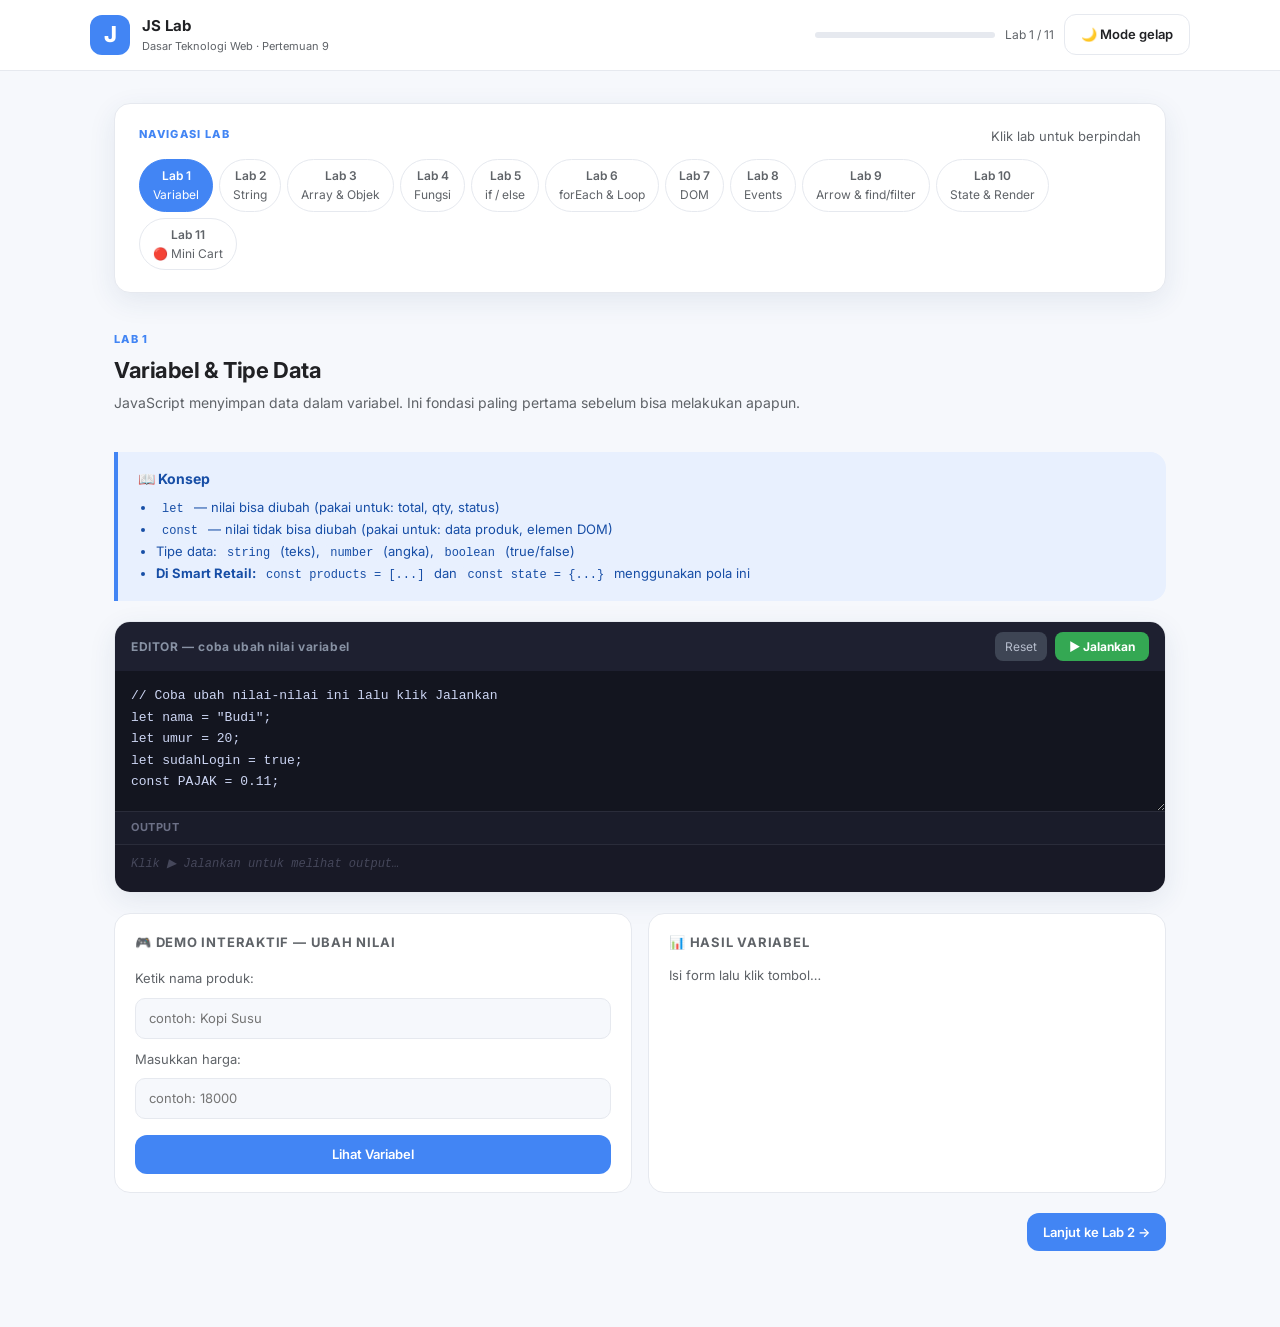
<file: lab/index.html>
<!doctype html>
<html lang="id">
<head>
  <meta charset="UTF-8" />
  <meta name="viewport" content="width=device-width, initial-scale=1" />
  <title>JS Lab — Dasar Menuju Smart Retail</title>
  <link rel="stylesheet" href="styles.css" />
</head>
<body>

<!-- ═══════════════════════════════════════════════════════
     HEADER
════════════════════════════════════════════════════════ -->
<header class="topbar">
  <div class="brand">
    <div class="logo">J</div>
    <div class="brand-text">
      <b>JS Lab</b>
      <small>Dasar Teknologi Web · Pertemuan 9</small>
    </div>
  </div>
  <div class="topbar-right">
    <div class="flex-gap">
      <div class="progress-bar-wrap" style="width:180px">
        <div class="progress-bar-fill" id="progressFill" style="width:0%"></div>
      </div>
      <span class="progress-label" id="progressLabel">Lab 1 / 11</span>
    </div>
    <button class="btn btn-ghost" id="themeToggle" type="button">🌙 Mode gelap</button>
  </div>
</header>

<!-- ═══════════════════════════════════════════════════════
     MAIN PAGE
════════════════════════════════════════════════════════ -->
<main class="page">

  <!-- Lab Navigator -->
  <nav class="card" aria-label="Navigasi lab">
    <div class="flex-between" style="margin-bottom:12px">
      <span class="eyebrow">NAVIGASI LAB</span>
      <span class="muted">Klik lab untuk berpindah</span>
    </div>
    <div class="lab-nav" id="labNav">
      <button class="lab-nav-btn active" data-lab="1">Lab 1<br><span style="font-weight:400">Variabel</span></button>
      <button class="lab-nav-btn" data-lab="2">Lab 2<br><span style="font-weight:400">String</span></button>
      <button class="lab-nav-btn" data-lab="3">Lab 3<br><span style="font-weight:400">Array & Objek</span></button>
      <button class="lab-nav-btn" data-lab="4">Lab 4<br><span style="font-weight:400">Fungsi</span></button>
      <button class="lab-nav-btn" data-lab="5">Lab 5<br><span style="font-weight:400">if / else</span></button>
      <button class="lab-nav-btn" data-lab="6">Lab 6<br><span style="font-weight:400">forEach & Loop</span></button>
      <button class="lab-nav-btn" data-lab="7">Lab 7<br><span style="font-weight:400">DOM</span></button>
      <button class="lab-nav-btn" data-lab="8">Lab 8<br><span style="font-weight:400">Events</span></button>
      <button class="lab-nav-btn" data-lab="9">Lab 9<br><span style="font-weight:400">Arrow & find/filter</span></button>
      <button class="lab-nav-btn" data-lab="10">Lab 10<br><span style="font-weight:400">State & Render</span></button>
      <button class="lab-nav-btn" data-lab="11">Lab 11<br><span style="font-weight:400">🔴 Mini Cart</span></button>
    </div>
  </nav>

  <!-- ─────────────────────────────────────────────────────
       LAB 1 — VARIABEL & TIPE DATA
  ──────────────────────────────────────────────────────── -->
  <section class="lab-section visible" id="lab-1">
    <div class="section-header">
      <span class="eyebrow">LAB 1</span>
      <h2>Variabel & Tipe Data</h2>
      <p>JavaScript menyimpan data dalam variabel. Ini fondasi paling pertama sebelum bisa melakukan apapun.</p>
    </div>

    <div class="concept-box">
      <h3>📖 Konsep</h3>
      <ul>
        <li><code>let</code> — nilai bisa diubah (pakai untuk: total, qty, status)</li>
        <li><code>const</code> — nilai tidak bisa diubah (pakai untuk: data produk, elemen DOM)</li>
        <li>Tipe data: <code>string</code> (teks), <code>number</code> (angka), <code>boolean</code> (true/false)</li>
        <li><strong>Di Smart Retail:</strong> <code>const products = [...]</code> dan <code>const state = {...}</code> menggunakan pola ini</li>
      </ul>
    </div>

    <!-- Playground -->
    <div class="playground">
      <div class="playground-header">
        <span class="playground-title">EDITOR — coba ubah nilai variabel</span>
        <div class="playground-actions">
          <button class="btn-clear-code" onclick="clearEditor('ed1')">Reset</button>
          <button class="btn-run" onclick="runCode('ed1','out1')">▶ Jalankan</button>
        </div>
      </div>
      <textarea class="code-editor" id="ed1" spellcheck="false">// Coba ubah nilai-nilai ini lalu klik Jalankan
let nama = "Budi";
let umur = 20;
let sudahLogin = true;
const PAJAK = 0.11;

console.log("Nama:", nama);
console.log("Umur:", umur);
console.log("Sudah login?", sudahLogin);
console.log("Pajak:", PAJAK);

// Coba baris ini — akan error karena const tidak bisa diubah:
// PAJAK = 0.12;</textarea>
      <div class="output-label">OUTPUT</div>
      <div class="output-box" id="out1"><span class="out-empty">Klik ▶ Jalankan untuk melihat output…</span></div>
    </div>

    <!-- Live Demo -->
    <div class="two-col">
      <div class="demo-panel">
        <h4>🎮 Demo Interaktif — Ubah Nilai</h4>
        <label class="muted" for="varInput">Ketik nama produk:</label>
        <input class="lab-input mt-sm" id="varInput" placeholder="contoh: Kopi Susu" />
        <label class="muted mt-sm" style="display:block;margin-top:10px" for="varNum">Masukkan harga:</label>
        <input class="lab-input mt-sm" id="varNum" type="number" placeholder="contoh: 18000" />
        <button class="btn btn-primary mt-md" onclick="runVarDemo()" style="width:100%">Lihat Variabel</button>
      </div>
      <div class="demo-panel">
        <h4>📊 Hasil Variabel</h4>
        <div id="varResult">
          <p class="muted">Isi form lalu klik tombol…</p>
        </div>
      </div>
    </div>

    <div class="flex-between">
      <span></span>
      <button class="btn btn-primary" onclick="goLab(2)">Lanjut ke Lab 2 →</button>
    </div>
  </section>

  <!-- ─────────────────────────────────────────────────────
       LAB 2 — STRING & TEMPLATE LITERAL
  ──────────────────────────────────────────────────────── -->
  <section class="lab-section" id="lab-2">
    <div class="section-header">
      <span class="eyebrow">LAB 2</span>
      <h2>String & Template Literal</h2>
      <p>Template literal membuat penggabungan teks dan variabel jadi jauh lebih mudah dibaca.</p>
    </div>

    <div class="concept-box">
      <h3>📖 Konsep</h3>
      <ul>
        <li>Template literal menggunakan backtick <code>`...`</code> bukan tanda kutip</li>
        <li>Variabel disisipkan dengan <code>${namaVariabel}</code></li>
        <li><code>toLocaleString("id-ID")</code> memformat angka menjadi format Indonesia: 18000 → 18.000</li>
        <li><strong>Di Smart Retail:</strong> fungsi <code>rupiah(n)</code> persis menggunakan ini → <code>"Rp" + n.toLocaleString("id-ID")</code></li>
      </ul>
    </div>

    <div class="playground">
      <div class="playground-header">
        <span class="playground-title">EDITOR — template literal</span>
        <div class="playground-actions">
          <button class="btn-clear-code" onclick="clearEditor('ed2')">Reset</button>
          <button class="btn-run" onclick="runCode('ed2','out2')">▶ Jalankan</button>
        </div>
      </div>
      <textarea class="code-editor" id="ed2" spellcheck="false">let nama = "Rina";
let harga = 18000;

// Template literal — pakai backtick `
let sapa = `Halo, ${nama}! Selamat datang.`;
console.log(sapa);

// Format Rupiah — persis seperti di Smart Retail!
function rupiah(n) {
  return "Rp" + n.toLocaleString("id-ID");
}
console.log(rupiah(harga));       // Rp18.000
console.log(rupiah(42000));       // Rp42.000
console.log(rupiah(1000000));     // Rp1.000.000

// Gabungkan semuanya
let info = `Produk: ${nama} → ${rupiah(harga)}`;
console.log(info);</textarea>
      <div class="output-label">OUTPUT</div>
      <div class="output-box" id="out2"><span class="out-empty">Klik ▶ Jalankan…</span></div>
    </div>

    <div class="two-col">
      <div class="demo-panel">
        <h4>🎮 Demo Interaktif — Format Rupiah</h4>
        <label class="muted" for="strNama">Nama produk:</label>
        <input class="lab-input mt-sm" id="strNama" value="Kopi Susu" />
        <label class="muted" for="strHarga" style="display:block;margin-top:10px">Harga (angka):</label>
        <input class="lab-input mt-sm" id="strHarga" type="number" value="18000" />
        <button class="btn btn-primary mt-md" onclick="runStringDemo()" style="width:100%">Generate Teks</button>
      </div>
      <div class="demo-panel">
        <h4>📝 Hasil Template Literal</h4>
        <div class="string-preview" id="strResult">Isi form lalu klik tombol…</div>
        <div class="mt-md">
          <p class="muted" style="font-size:12px;margin-top:8px">Angka mentah vs format Rupiah:</p>
          <div class="string-preview" id="strCompare" style="margin-top:6px"></div>
        </div>
      </div>
    </div>

    <div class="flex-between">
      <button class="btn btn-outline" onclick="goLab(1)">← Lab 1</button>
      <button class="btn btn-primary" onclick="goLab(3)">Lanjut ke Lab 3 →</button>
    </div>
  </section>

  <!-- ─────────────────────────────────────────────────────
       LAB 3 — ARRAY & OBJEK
  ──────────────────────────────────────────────────────── -->
  <section class="lab-section" id="lab-3">
    <div class="section-header">
      <span class="eyebrow">LAB 3</span>
      <h2>Array & Objek</h2>
      <p>Array menyimpan banyak data. Objek menyimpan data dengan nama properti. Di Smart Retail keduanya digabungkan: array berisi objek produk.</p>
    </div>

    <div class="concept-box">
      <h3>📖 Konsep</h3>
      <ul>
        <li><strong>Array:</strong> <code>["Apel", "Jeruk"]</code> — diakses dengan indeks mulai 0</li>
        <li><strong>Objek:</strong> <code>{nama: "Kopi", harga: 18000}</code> — diakses dengan nama properti</li>
        <li><strong>Array of objects:</strong> <code>[{id:1, name:"Kopi"}, {id:2, ...}]</code> — persis <code>products[]</code> di Smart Retail</li>
        <li><code>push()</code> menambah item ke array — dipakai saat item baru masuk keranjang</li>
      </ul>
    </div>

    <div class="playground">
      <div class="playground-header">
        <span class="playground-title">EDITOR — array & objek</span>
        <div class="playground-actions">
          <button class="btn-clear-code" onclick="clearEditor('ed3')">Reset</button>
          <button class="btn-run" onclick="runCode('ed3','out3')">▶ Jalankan</button>
        </div>
      </div>
      <textarea class="code-editor" id="ed3" spellcheck="false">// Array of objects — persis data di Smart Retail
const products = [
  { id: 1, name: "Kopi Susu",   category: "minuman", price: 18000, emoji: "☕" },
  { id: 2, name: "Roti Cokelat",category: "makanan", price: 12000, emoji: "🥐" },
  { id: 3, name: "Air Mineral", category: "minuman", price: 6000,  emoji: "💧" },
];

// Akses data
console.log("Produk ke-1:", products[0].name);
console.log("Harga produk ke-2:", products[1].price);
console.log("Total produk:", products.length);

// Tambah ke array (simulasi keranjang)
let cart = [];
cart.push({ id: 1, name: "Kopi Susu", price: 18000, qty: 1 });
cart.push({ id: 2, name: "Air Mineral", price: 6000, qty: 2 });
console.log("Isi keranjang:", cart.length, "item");
console.log("Item pertama:", cart[0].name, "x" + cart[0].qty);</textarea>
      <div class="output-label">OUTPUT</div>
      <div class="output-box" id="out3"><span class="out-empty">Klik ▶ Jalankan…</span></div>
    </div>

    <!-- Visual Array -->
    <div class="two-col">
      <div class="demo-panel">
        <h4>📦 Visualisasi Array of Objects</h4>
        <div class="array-list" id="arrayViz"></div>
      </div>
      <div class="demo-panel">
        <h4>🗂️ Detail Objek Produk</h4>
        <p class="muted" style="font-size:12px">Klik produk di kiri untuk lihat propertinya</p>
        <div class="obj-grid" id="objDetail">
          <span class="obj-key">nama</span><span class="obj-val">—</span>
          <span class="obj-key">harga</span><span class="obj-val">—</span>
          <span class="obj-key">kategori</span><span class="obj-val">—</span>
          <span class="obj-key">emoji</span><span class="obj-val">—</span>
        </div>
      </div>
    </div>

    <div class="flex-between">
      <button class="btn btn-outline" onclick="goLab(2)">← Lab 2</button>
      <button class="btn btn-primary" onclick="goLab(4)">Lanjut ke Lab 4 →</button>
    </div>
  </section>

  <!-- ─────────────────────────────────────────────────────
       LAB 4 — FUNGSI
  ──────────────────────────────────────────────────────── -->
  <section class="lab-section" id="lab-4">
    <div class="section-header">
      <span class="eyebrow">LAB 4</span>
      <h2>Fungsi</h2>
      <p>Fungsi adalah blok kode bernama yang bisa dipanggil kapan saja. Di Smart Retail hampir semua logika dibungkus fungsi.</p>
    </div>

    <div class="concept-box">
      <h3>📖 Konsep</h3>
      <ul>
        <li><code>function namaFungsi(parameter) { return nilai; }</code></li>
        <li>Parameter = input fungsi. Return = output fungsi.</li>
        <li><strong>Di Smart Retail:</strong> <code>renderProducts()</code>, <code>renderCart()</code>, <code>addToCart(id)</code>, <code>showToast(msg)</code></li>
        <li>Fungsi bisa memanggil fungsi lain — <code>addToCart()</code> memanggil <code>renderCart()</code> setelah selesai</li>
      </ul>
    </div>

    <div class="playground">
      <div class="playground-header">
        <span class="playground-title">EDITOR — fungsi</span>
        <div class="playground-actions">
          <button class="btn-clear-code" onclick="clearEditor('ed4')">Reset</button>
          <button class="btn-run" onclick="runCode('ed4','out4')">▶ Jalankan</button>
        </div>
      </div>
      <textarea class="code-editor" id="ed4" spellcheck="false">// Fungsi format Rupiah — dipakai di seluruh Smart Retail
function rupiah(n) {
  return "Rp" + n.toLocaleString("id-ID");
}

// Fungsi hitung subtotal item
function subtotal(harga, qty) {
  return harga * qty;
}

// Fungsi info produk — memanggil fungsi lain di dalamnya
function infoProdu(nama, harga, qty) {
  let total = subtotal(harga, qty);
  return `${nama} × ${qty} = ${rupiah(total)}`;
}

// Coba jalankan
console.log(rupiah(18000));
console.log(subtotal(18000, 3));
console.log(infoProdu("Kopi Susu", 18000, 2));
console.log(infoProdu("Air Mineral", 6000, 3));</textarea>
      <div class="output-label">OUTPUT</div>
      <div class="output-box" id="out4"><span class="out-empty">Klik ▶ Jalankan…</span></div>
    </div>

    <div class="two-col">
      <div class="demo-panel">
        <h4>🎮 Kalkulator Subtotal</h4>
        <label class="muted" for="fnNama">Nama produk:</label>
        <input class="lab-input mt-sm" id="fnNama" value="Kopi Susu" />
        <label class="muted" for="fnHarga" style="display:block;margin-top:10px">Harga:</label>
        <input class="lab-input" id="fnHarga" type="number" value="18000" />
        <label class="muted" for="fnQty" style="display:block;margin-top:10px">Jumlah:</label>
        <input class="lab-input" id="fnQty" type="number" value="2" min="1" />
        <button class="btn btn-primary mt-md" onclick="runFnDemo()" style="width:100%">Hitung</button>
      </div>
      <div class="demo-panel">
        <h4>📊 Hasil Fungsi</h4>
        <div class="fn-result" id="fnResult">Isi form lalu klik Hitung…</div>
        <div class="mt-md muted" id="fnSteps" style="font-size:12px;line-height:1.8"></div>
      </div>
    </div>

    <div class="flex-between">
      <button class="btn btn-outline" onclick="goLab(3)">← Lab 3</button>
      <button class="btn btn-primary" onclick="goLab(5)">Lanjut ke Lab 5 →</button>
    </div>
  </section>

  <!-- ─────────────────────────────────────────────────────
       LAB 5 — IF / ELSE
  ──────────────────────────────────────────────────────── -->
  <section class="lab-section" id="lab-5">
    <div class="section-header">
      <span class="eyebrow">LAB 5</span>
      <h2>Kondisi — if / else</h2>
      <p>Membuat kode mengambil keputusan berbeda tergantung kondisi data.</p>
    </div>

    <div class="concept-box">
      <h3>📖 Konsep</h3>
      <ul>
        <li><code>if (kondisi) { ... } else { ... }</code></li>
        <li>Operator perbandingan: <code>===</code> sama persis, <code>!==</code> tidak sama, <code>&gt;=</code> lebih besar sama dengan</li>
        <li><strong>Di Smart Retail:</strong> <code>checkoutBtn.disabled = count === 0</code> dan validasi pembayaran <code>amount &lt; total</code></li>
      </ul>
    </div>

    <div class="playground">
      <div class="playground-header">
        <span class="playground-title">EDITOR — if / else</span>
        <div class="playground-actions">
          <button class="btn-clear-code" onclick="clearEditor('ed5')">Reset</button>
          <button class="btn-run" onclick="runCode('ed5','out5')">▶ Jalankan</button>
        </div>
      </div>
      <textarea class="code-editor" id="ed5" spellcheck="false">// Validasi checkout — persis di Smart Retail
function validasiPembayaran(totalBelanja, uangBayar) {
  if (uangBayar === 0 || uangBayar === "") {
    return "❌ Pembayaran tidak boleh kosong.";
  } else if (uangBayar < totalBelanja) {
    let kurang = totalBelanja - uangBayar;
    return "❌ Uang kurang Rp" + kurang.toLocaleString("id-ID");
  } else {
    let kembalian = uangBayar - totalBelanja;
    return "✅ Sukses! Kembalian Rp" + kembalian.toLocaleString("id-ID");
  }
}

console.log(validasiPembayaran(42000, 0));
console.log(validasiPembayaran(42000, 40000));
console.log(validasiPembayaran(42000, 42000));
console.log(validasiPembayaran(42000, 50000));</textarea>
      <div class="output-label">OUTPUT</div>
      <div class="output-box" id="out5"><span class="out-empty">Klik ▶ Jalankan…</span></div>
    </div>

    <!-- Simulasi Kasir -->
    <div class="card">
      <div class="section-header" style="margin-bottom:14px">
        <h2 style="font-size:16px">🎮 Simulasi Kasir — Cek Validasi Pembayaran</h2>
      </div>
      <div class="two-col">
        <div>
          <label class="muted" for="ifTotal">Total belanja (Rp):</label>
          <input class="lab-input mt-sm" id="ifTotal" type="number" value="42000" />
          <label class="muted" for="ifBayar" style="display:block;margin-top:10px">Uang bayar (Rp):</label>
          <input class="lab-input" id="ifBayar" type="number" placeholder="Masukkan jumlah" />
          <button class="btn btn-primary mt-md" onclick="runIfDemo()" style="width:100%">Proses Pembayaran</button>
        </div>
        <div>
          <h4 class="muted" style="font-size:13px;margin-bottom:10px">Hasil Validasi:</h4>
          <div class="condition-result neutral" id="ifResult">Isi form lalu proses…</div>
          <div class="mt-md" id="ifSteps" style="font-size:12px;color:var(--sub);line-height:1.8"></div>
        </div>
      </div>
    </div>

    <div class="flex-between">
      <button class="btn btn-outline" onclick="goLab(4)">← Lab 4</button>
      <button class="btn btn-primary" onclick="goLab(6)">Lanjut ke Lab 6 →</button>
    </div>
  </section>

  <!-- ─────────────────────────────────────────────────────
       LAB 6 — forEach & LOOP
  ──────────────────────────────────────────────────────── -->
  <section class="lab-section" id="lab-6">
    <div class="section-header">
      <span class="eyebrow">LAB 6</span>
      <h2>forEach & Perulangan</h2>
      <p>Lakukan sesuatu untuk setiap item di array tanpa menulis kode berulang.</p>
    </div>

    <div class="concept-box">
      <h3>📖 Konsep</h3>
      <ul>
        <li><code>array.forEach(function(item) { ... })</code> — jalankan kode untuk tiap item</li>
        <li>Pola akumulasi: <code>let total = 0; forEach → total += ...</code></li>
        <li><strong>Di Smart Retail:</strong> <code>renderCart()</code> pakai <code>forEach</code> untuk membuat baris tiap item, lalu hitung total</li>
      </ul>
    </div>

    <div class="playground">
      <div class="playground-header">
        <span class="playground-title">EDITOR — forEach</span>
        <div class="playground-actions">
          <button class="btn-clear-code" onclick="clearEditor('ed6')">Reset</button>
          <button class="btn-run" onclick="runCode('ed6','out6')">▶ Jalankan</button>
        </div>
      </div>
      <textarea class="code-editor" id="ed6" spellcheck="false">let keranjang = [
  { nama: "Kopi Susu",  harga: 18000, qty: 2 },
  { nama: "Roti Cokelat", harga: 12000, qty: 1 },
  { nama: "Air Mineral",  harga: 6000,  qty: 3 },
];

// Hitung total — pola akumulasi
let totalItem  = 0;
let totalHarga = 0;

keranjang.forEach(function(item) {
  let subtotal = item.harga * item.qty;
  totalItem  += item.qty;
  totalHarga += subtotal;
  console.log(`${item.nama} × ${item.qty} = Rp${subtotal.toLocaleString("id-ID")}`);
});

console.log("─────────────────────────────");
console.log("Total item :", totalItem);
console.log("Total harga: Rp" + totalHarga.toLocaleString("id-ID"));</textarea>
      <div class="output-label">OUTPUT</div>
      <div class="output-box" id="out6"><span class="out-empty">Klik ▶ Jalankan…</span></div>
    </div>

    <!-- Visual Loop -->
    <div class="card">
      <div class="section-header" style="margin-bottom:12px">
        <h2 style="font-size:16px">🎮 Visualisasi forEach — Hitung Keranjang</h2>
      </div>
      <div class="loop-output" id="loopViz"></div>
      <div class="loop-total">
        <span>Total</span>
        <span id="loopTotal" class="blue">Rp0</span>
      </div>
      <div class="mt-md flex-gap">
        <button class="btn btn-primary" onclick="addLoopItem()">+ Tambah Item Acak</button>
        <button class="btn btn-outline" onclick="resetLoop()">Reset</button>
      </div>
    </div>

    <div class="flex-between">
      <button class="btn btn-outline" onclick="goLab(5)">← Lab 5</button>
      <button class="btn btn-primary" onclick="goLab(7)">Lanjut ke Lab 7 →</button>
    </div>
  </section>

  <!-- ─────────────────────────────────────────────────────
       LAB 7 — DOM
  ──────────────────────────────────────────────────────── -->
  <section class="lab-section" id="lab-7">
    <div class="section-header">
      <span class="eyebrow">LAB 7</span>
      <h2>DOM — Menyentuh Elemen HTML</h2>
      <p>DOM adalah jembatan antara JavaScript dan tampilan di browser. Semua perubahan tampilan dilakukan lewat DOM.</p>
    </div>

    <div class="concept-box">
      <h3>📖 Konsep</h3>
      <ul>
        <li><code>document.querySelector("#id")</code> — pilih satu elemen dengan id</li>
        <li><code>element.textContent = "..."</code> — ubah teks elemen</li>
        <li><code>element.classList.add/remove/toggle("kelas")</code> — ubah kelas CSS</li>
        <li><code>document.createElement("div")</code> — buat elemen baru dari JavaScript</li>
        <li><code>parent.append(child)</code> — masukkan elemen ke dalam elemen lain</li>
        <li><strong>Di Smart Retail:</strong> shorthand <code>const $ = (sel) => document.querySelector(sel)</code> lalu semua elemen dikumpulkan di objek <code>els</code></li>
      </ul>
    </div>

    <div class="playground">
      <div class="playground-header">
        <span class="playground-title">EDITOR — DOM manipulation</span>
        <div class="playground-actions">
          <button class="btn-clear-code" onclick="clearEditor('ed7')">Reset</button>
          <button class="btn-run" onclick="runDomCode()">▶ Jalankan</button>
        </div>
      </div>
      <textarea class="code-editor" id="ed7" spellcheck="false">// Shorthand querySelector — persis di Smart Retail!
const $ = (sel) => document.querySelector(sel);

// Ubah teks
$("#domTitle").textContent = "Judul Berhasil Diubah! 🎉";

// Ubah kelas untuk mengubah warna
$("#domTitle").classList.remove("red", "blue");
$("#domTitle").classList.add("green");

// Ubah angka counter
let angkaSekarang = Number($("#domCounter").textContent);
$("#domCounter").textContent = angkaSekarang + 1;

// Ubah status badge
$("#domStatus").textContent = "AKTIF ✓";

console.log("DOM berhasil dimanipulasi!");</textarea>
      <div class="output-label">OUTPUT</div>
      <div class="output-box" id="out7"><span class="out-empty">Klik ▶ Jalankan…</span></div>
    </div>

    <!-- Live DOM Target -->
    <div class="card">
      <div class="section-header" style="margin-bottom:14px">
        <h2 style="font-size:16px">🎯 Elemen Target DOM — Diubah oleh JavaScript</h2>
      </div>
      <div class="dom-target-card" id="domTargetCard">
        <div id="domTitle">Judul Awal</div>
        <span id="domCounter">0</span>
        <br>
        <span id="domStatus" class="badge">MENUNGGU</span>
      </div>
      <div class="dom-controls mt-md">
        <button class="btn btn-outline" onclick="domChangeTitle()">Ubah Judul</button>
        <button class="btn btn-outline" onclick="domCounter()">+1 Counter</button>
        <button class="btn btn-outline" onclick="domToggleColor()">Toggle Warna</button>
        <button class="btn btn-outline" onclick="domHighlight()">Highlight Box</button>
        <button class="btn btn-danger" onclick="domReset()">Reset</button>
      </div>
    </div>

    <div class="flex-between">
      <button class="btn btn-outline" onclick="goLab(6)">← Lab 6</button>
      <button class="btn btn-primary" onclick="goLab(8)">Lanjut ke Lab 8 →</button>
    </div>
  </section>

  <!-- ─────────────────────────────────────────────────────
       LAB 8 — EVENTS
  ──────────────────────────────────────────────────────── -->
  <section class="lab-section" id="lab-8">
    <div class="section-header">
      <span class="eyebrow">LAB 8</span>
      <h2>Events — Membuat Halaman Bereaksi</h2>
      <p>Event adalah "kejadian" — klik, ketik, pilih, tekan tombol keyboard. JavaScript mendengarnya lalu menjalankan kode.</p>
    </div>

    <div class="concept-box">
      <h3>📖 Konsep</h3>
      <ul>
        <li><code>elemen.addEventListener("namaEvent", callback)</code></li>
        <li>Event umum: <code>click</code>, <code>input</code>, <code>change</code>, <code>keydown</code></li>
        <li><code>event.target.value</code> — nilai input/select yang memicu event</li>
        <li><strong>Event Delegation:</strong> pasang listener di <em>wadah</em>, bukan di tiap tombol — karena tombol dibuat dinamis oleh <code>renderProducts()</code></li>
        <li><code>event.target.closest("button[data-id]")</code> — cara Smart Retail menangkap klik tombol dinamis</li>
      </ul>
    </div>

    <div class="playground">
      <div class="playground-header">
        <span class="playground-title">EDITOR — event listener</span>
        <div class="playground-actions">
          <button class="btn-clear-code" onclick="clearEditor('ed8')">Reset</button>
          <button class="btn-run" onclick="runCode('ed8','out8')">▶ Jalankan</button>
        </div>
      </div>
      <textarea class="code-editor" id="ed8" spellcheck="false">// Tiga jenis event paling sering dipakai
// 1. click — saat tombol diklik
// 2. input — saat ketik di input field (langsung per karakter)
// 3. change — saat pilihan select berubah (setelah selesai memilih)

// Coba ketik di kolom nama di bawah dan lihat Event Log!
console.log("Event listeners sudah terdaftar.");
console.log("Coba klik tombol, ketik di input, atau pilih kategori di bawah.");</textarea>
      <div class="output-label">OUTPUT</div>
      <div class="output-box" id="out8"><span class="out-empty">Klik ▶ Jalankan…</span></div>
    </div>

    <!-- Event Playground -->
    <div class="two-col">
      <div class="demo-panel">
        <h4>🎮 Coba Berbagai Event</h4>
        <label class="muted" for="evInput">Nama (event: input)</label>
        <input class="lab-input mt-sm" id="evInput" placeholder="Ketik nama kamu…" />
        <div class="name-preview">Halo, <strong id="evPreview">siapa?</strong> 👋</div>

        <label class="muted" for="evSelect" style="display:block;margin-top:12px">Kategori (event: change)</label>
        <select class="lab-select mt-sm" id="evSelect">
          <option value="">— pilih kategori —</option>
          <option value="minuman">Minuman</option>
          <option value="makanan">Makanan</option>
          <option value="alat">Perlengkapan</option>
        </select>

        <div class="flex-gap mt-md">
          <button class="btn btn-primary" id="evBtn1">Klik Saya (click)</button>
          <button class="btn btn-outline" id="evBtn2">Tombol 2</button>
        </div>

        <!-- Event Delegation Demo -->
        <p class="muted" style="font-size:12px;margin-top:14px">Event Delegation — listener di wadah:</p>
        <div id="evDelegation" style="display:flex;gap:8px;flex-wrap:wrap;margin-top:6px">
          <button class="btn btn-outline" data-item="Kopi" style="font-size:12px">☕ Kopi</button>
          <button class="btn btn-outline" data-item="Roti" style="font-size:12px">🥐 Roti</button>
          <button class="btn btn-outline" data-item="Air" style="font-size:12px">💧 Air</button>
        </div>
        <p class="muted" id="evDelegResult" style="font-size:12px;margin-top:6px">Klik salah satu tombol di atas…</p>
      </div>

      <div class="demo-panel">
        <h4>📋 Event Log</h4>
        <div class="event-log" id="evLog">
          <div class="event-entry">
            <span class="event-tag" style="background:#e8f0fe;color:#174ea6">INFO</span>
            <span>Belum ada event. Coba klik tombol atau ketik…</span>
          </div>
        </div>
        <button class="btn btn-outline mt-md" onclick="clearEventLog()" style="width:100%;font-size:12px">Bersihkan Log</button>
      </div>
    </div>

    <div class="flex-between">
      <button class="btn btn-outline" onclick="goLab(7)">← Lab 7</button>
      <button class="btn btn-primary" onclick="goLab(9)">Lanjut ke Lab 9 →</button>
    </div>
  </section>

  <!-- ─────────────────────────────────────────────────────
       LAB 9 — ARROW FUNCTION, find, filter
  ──────────────────────────────────────────────────────── -->
  <section class="lab-section" id="lab-9">
    <div class="section-header">
      <span class="eyebrow">LAB 9</span>
      <h2>Arrow Function, find &amp; filter</h2>
      <p>Cara penulisan fungsi yang lebih ringkas. Wajib dipahami karena kode Smart Retail penuh dengan pola ini.</p>
    </div>

    <div class="concept-box">
      <h3>📖 Konsep</h3>
      <ul>
        <li><strong>Arrow function:</strong> <code>const fn = (x) => x * 2</code> sama dengan <code>function fn(x) { return x * 2; }</code></li>
        <li><strong>find:</strong> <code>array.find(item => item.id === 1)</code> — kembalikan satu item yang cocok</li>
        <li><strong>filter:</strong> <code>array.filter(item => item.category === "minuman")</code> — kembalikan array baru yang lolos syarat</li>
        <li><strong>reduce:</strong> <code>array.reduce((acc, item) => acc + item.qty, 0)</code> — akumulasi semua item jadi satu nilai</li>
        <li><strong>Di Smart Retail:</strong> <code>const rupiah = (n) => "Rp" + n.toLocaleString("id-ID")</code>, <code>products.find(p => p.id === id)</code>, filter produk berdasarkan pencarian & kategori</li>
      </ul>
    </div>

    <!-- Perbandingan -->
    <div class="card">
      <p class="eyebrow" style="margin-bottom:10px">CARA LAMA vs CARA MODERN</p>
      <div class="compare-grid">
        <div class="compare-block">
          <div class="compare-label old">❌ Cara Lama (verbose)</div>
          <div class="compare-code">function rupiah(n) {
  return "Rp" + n.toLocaleString("id-ID");
}

var produk = arr.find(function(p) {
  return p.id === 1;
});

var minuman = arr.filter(function(p) {
  return p.category === "minuman";
});</div>
        </div>
        <div class="compare-block">
          <div class="compare-label new">✅ Cara Modern (arrow function)</div>
          <div class="compare-code">const rupiah = (n) =>
  "Rp" + n.toLocaleString("id-ID");

const produk = arr.find(
  (p) => p.id === 1
);

const minuman = arr.filter(
  (p) => p.category === "minuman"
);</div>
        </div>
      </div>
    </div>

    <div class="playground">
      <div class="playground-header">
        <span class="playground-title">EDITOR — arrow, find, filter, reduce</span>
        <div class="playground-actions">
          <button class="btn-clear-code" onclick="clearEditor('ed9')">Reset</button>
          <button class="btn-run" onclick="runCode('ed9','out9')">▶ Jalankan</button>
        </div>
      </div>
      <textarea class="code-editor" id="ed9" spellcheck="false">const products = [
  { id: 1, name: "Kopi Susu",   category: "minuman", price: 18000 },
  { id: 2, name: "Roti Cokelat",category: "makanan", price: 12000 },
  { id: 3, name: "Air Mineral", category: "minuman", price: 6000  },
  { id: 4, name: "Tas Belanja", category: "alat",    price: 9000  },
];

// Arrow function
const rupiah = (n) => "Rp" + n.toLocaleString("id-ID");

// find — cari satu produk berdasarkan id
const kopiSusu = products.find((p) => p.id === 1);
console.log("find:", kopiSusu.name);

// filter — ambil semua minuman
const minuman = products.filter((p) => p.category === "minuman");
console.log("filter minuman:", minuman.map(p => p.name));

// filter pencarian teks — persis di renderProducts()
const keyword = "ko";
const hasil = products.filter((p) =>
  p.name.toLowerCase().includes(keyword.toLowerCase())
);
console.log(`filter "${keyword}":`, hasil.map(p => p.name));

// reduce — hitung total harga
const cart = [
  { name: "Kopi Susu", price: 18000, qty: 2 },
  { name: "Air Mineral", price: 6000, qty: 1 },
];
const total = cart.reduce((sum, item) => sum + item.price * item.qty, 0);
console.log("reduce total:", rupiah(total));</textarea>
      <div class="output-label">OUTPUT</div>
      <div class="output-box" id="out9"><span class="out-empty">Klik ▶ Jalankan…</span></div>
    </div>

    <!-- Filter Demo -->
    <div class="card">
      <div class="section-header" style="margin-bottom:12px">
        <h2 style="font-size:16px">🎮 Demo find & filter Interaktif</h2>
      </div>
      <div class="two-col">
        <div>
          <label class="muted" for="findId">find — cari produk id:</label>
          <input class="lab-input mt-sm" id="findId" type="number" value="1" min="1" max="4" />
          <button class="btn btn-primary mt-sm" onclick="runFind()" style="width:100%">Jalankan find()</button>
          <div class="fn-result mt-sm" id="findResult">—</div>
        </div>
        <div>
          <label class="muted" for="filterKata">filter — cari teks:</label>
          <input class="lab-input mt-sm" id="filterKata" placeholder="ketik: ko, air, roti…" />
          <button class="btn btn-primary mt-sm" onclick="runFilter()" style="width:100%">Jalankan filter()</button>
          <div id="filterResult" class="mt-sm" style="font-size:13px;color:var(--sub)">—</div>
        </div>
      </div>
    </div>

    <div class="flex-between">
      <button class="btn btn-outline" onclick="goLab(8)">← Lab 8</button>
      <button class="btn btn-primary" onclick="goLab(10)">Lanjut ke Lab 10 →</button>
    </div>
  </section>

  <!-- ─────────────────────────────────────────────────────
       LAB 10 — STATE & RENDER
  ──────────────────────────────────────────────────────── -->
  <section class="lab-section" id="lab-10">
    <div class="section-header">
      <span class="eyebrow">LAB 10</span>
      <h2>State &amp; Render — Inti Dynamic UI</h2>
      <p>Pola paling penting dalam membangun UI yang responsif. Semua perubahan tampilan di Smart Retail mengikuti alur ini.</p>
    </div>

    <div class="concept-box">
      <h3>📖 Konsep — Alur Wajib</h3>
      <ul>
        <li>🖱️ <strong>User Action</strong> — pengguna melakukan sesuatu (klik, ketik)</li>
        <li>📦 <strong>Ubah State</strong> — data JavaScript diperbarui (<code>state.cart.push(...)</code>)</li>
        <li>🖼️ <strong>Render</strong> — panggil fungsi render untuk update DOM (<code>renderCart()</code>)</li>
        <li>⚠️ <strong>State TIDAK PERNAH diubah langsung dari DOM</strong> — harus lewat variabel JavaScript dulu</li>
        <li><strong>Di Smart Retail:</strong> <code>const state = { cart:[], search:"", category:"all", darkMode:false, titleChanged:false }</code> adalah satu-satunya sumber kebenaran</li>
      </ul>
    </div>

    <!-- State Visualizer -->
    <div class="card">
      <div class="section-header" style="margin-bottom:14px">
        <h2 style="font-size:16px">🎮 Visualisasi State → DOM</h2>
        <p class="muted" style="margin:0">Klik tombol di bawah dan amati bagaimana STATE berubah dulu, lalu DOM diperbarui</p>
      </div>
      <div class="state-viz">
        <div class="state-box">
          <h4>📦 STATE (data)</h4>
          <pre id="stateViz">{
  cart: [],
  search: "",
  darkMode: false
}</pre>
        </div>
        <div class="state-arrow">→</div>
        <div class="state-box">
          <h4>🖼️ DOM (tampilan)</h4>
          <pre id="domViz">cartCount : 0
totalHarga: Rp0
mode      : terang</pre>
        </div>
      </div>
      <div class="flex-gap mt-md">
        <button class="btn btn-primary" onclick="stateAddItem()">+ Tambah Kopi</button>
        <button class="btn btn-primary" onclick="stateAddItem2()">+ Tambah Air</button>
        <button class="btn btn-outline" onclick="stateToggleDark()">Toggle Dark Mode</button>
        <button class="btn btn-danger"  onclick="stateReset()">Reset State</button>
      </div>
    </div>

    <div class="playground">
      <div class="playground-header">
        <span class="playground-title">EDITOR — state + render pattern</span>
        <div class="playground-actions">
          <button class="btn-clear-code" onclick="clearEditor('ed10')">Reset</button>
          <button class="btn-run" onclick="runCode('ed10','out10')">▶ Jalankan</button>
        </div>
      </div>
      <textarea class="code-editor" id="ed10" spellcheck="false">// POLA: State → Render
// Satu-satunya sumber kebenaran ada di state, bukan di DOM

const state = {
  cart: [],
  search: "",
  darkMode: false,
};

// Fungsi RENDER — baca state, perbarui tampilan
function renderStatus() {
  const totalItem  = state.cart.reduce((s, i) => s + i.qty, 0);
  const totalHarga = state.cart.reduce((s, i) => s + i.price * i.qty, 0);
  console.log(`Cart: ${totalItem} item | Total: Rp${totalHarga.toLocaleString("id-ID")}`);
  console.log("State:", JSON.stringify(state));
}

// Fungsi UBAH STATE lalu render
function tambah(nama, harga) {
  const ada = state.cart.find((i) => i.name === nama);
  if (ada) {
    ada.qty++;
  } else {
    state.cart.push({ name: nama, price: harga, qty: 1 });
  }
  renderStatus(); // selalu render setelah ubah state
}

tambah("Kopi Susu", 18000);
tambah("Kopi Susu", 18000); // qty jadi 2
tambah("Air Mineral", 6000);</textarea>
      <div class="output-label">OUTPUT</div>
      <div class="output-box" id="out10"><span class="out-empty">Klik ▶ Jalankan…</span></div>
    </div>

    <div class="flex-between">
      <button class="btn btn-outline" onclick="goLab(9)">← Lab 9</button>
      <button class="btn btn-primary" onclick="goLab(11)">Lanjut ke Lab 11 →</button>
    </div>
  </section>

  <!-- ─────────────────────────────────────────────────────
       LAB 11 — MINI CART (JEMBATAN)
  ──────────────────────────────────────────────────────── -->
  <section class="lab-section" id="lab-11">
    <div class="section-header">
      <span class="eyebrow">LAB 11 — 🔴 JEMBATAN KE SMART RETAIL</span>
      <h2>Mini Cart — Semua Konsep Digabung</h2>
      <p>Ini versi mini dari proyek Smart Retail. Semua Lab 1–10 bekerja di sini: array, fungsi, DOM, event, state, render.</p>
    </div>

    <div class="concept-box">
      <h3>🗺️ Peta ke Smart Retail</h3>
      <table class="info-table" style="margin-top:6px">
        <tr><th>Di sini (Lab 11)</th><th>Di Smart Retail (app.js)</th></tr>
        <tr><td><code>miniProducts[]</code></td><td><code>const products = [...]</code></td></tr>
        <tr><td><code>miniState.cart</code></td><td><code>state.cart</code></td></tr>
        <tr><td><code>miniAddToCart(id)</code></td><td><code>addToCart(id)</code></td></tr>
        <tr><td><code>miniRenderCart()</code></td><td><code>renderCart()</code></td></tr>
        <tr><td>Event delegation pada <code>#miniGrid</code></td><td>Event delegation pada <code>#productGrid</code></td></tr>
        <tr><td>Toast notifikasi</td><td><code>showToast(message)</code></td></tr>
      </table>
    </div>

    <!-- Mini Cart App -->
    <div class="two-col">
      <!-- Produk -->
      <div>
        <div class="section-header" style="margin-bottom:10px">
          <h2 style="font-size:15px">🛍️ Produk</h2>
        </div>
        <div class="mini-products" id="miniGrid"></div>
      </div>

      <!-- Keranjang -->
      <div>
        <div class="section-header" style="margin-bottom:10px">
          <h2 style="font-size:15px">🛒 Keranjang</h2>
        </div>
        <div class="mini-cart-panel">
          <div class="mini-cart-header">
            <h3>Keranjang</h3>
            <span class="mini-cart-badge" id="miniCartBadge">0 item</span>
          </div>
          <div class="mini-cart-list" id="miniCartList">
            <div class="mini-cart-empty">Keranjang kosong — tambahkan produk!</div>
          </div>
          <div class="mini-cart-total">
            <span>Total</span>
            <span id="miniCartTotal" class="blue">Rp0</span>
          </div>
          <button class="btn btn-primary btn-wide" id="miniCheckout" disabled onclick="miniCheckout()">Checkout</button>
        </div>
      </div>
    </div>

    <!-- Kode yang digunakan -->
    <div class="card">
      <div class="section-header" style="margin-bottom:10px">
        <h2 style="font-size:15px">📄 Kode di Balik Mini Cart</h2>
        <p class="muted" style="margin:0">Ini kode JavaScript yang menggerakkan mini cart di atas — buka DevTools untuk lihat lebih lanjut</p>
      </div>
      <div class="playground">
        <div class="playground-header">
          <span class="playground-title">REFERENSI KODE — hanya baca</span>
          <div class="playground-actions">
            <button class="btn-run" onclick="runCode('ed11','out11')">▶ Jalankan di Console</button>
          </div>
        </div>
        <textarea class="code-editor" id="ed11" spellcheck="false" style="min-height:200px">// ── DATA ──────────────────────────────────────
const miniProducts = [
  { id:1, name:"Kopi Susu",   price:18000, emoji:"☕", category:"minuman" },
  { id:2, name:"Roti Cokelat",price:12000, emoji:"🥐", category:"makanan" },
  { id:3, name:"Air Mineral", price:6000,  emoji:"💧", category:"minuman" },
  { id:4, name:"Tas Belanja", price:9000,  emoji:"🛍️", category:"alat"   },
];
const miniState = { cart: [] };
const rupiah = (n) => "Rp" + n.toLocaleString("id-ID");

// ── FUNGSI ─────────────────────────────────────
function miniAddToCart(id) {
  const product  = miniProducts.find((p) => p.id === id);
  const existing = miniState.cart.find((p) => p.id === id);
  if (existing) existing.qty++;
  else miniState.cart.push({ ...product, qty: 1 });
  miniRenderCart();
}

// ── EVENT DELEGATION ───────────────────────────
document.querySelector("#miniGrid").addEventListener("click", (e) => {
  const btn = e.target.closest("button[data-id]");
  if (btn) miniAddToCart(Number(btn.dataset.id));
});

console.log("Mini cart siap!");</textarea>
        <div class="output-label">OUTPUT</div>
        <div class="output-box" id="out11"><span class="out-empty">Klik ▶ untuk jalankan di output…</span></div>
      </div>
    </div>

    <!-- Bridge Banner -->
    <div class="bridge-banner">
      <div>
        <h2>🚀 Kamu sudah siap ke Smart Retail!</h2>
        <p>Semua konsep di Lab 1–11 langsung dipakai di <code>starter/app.js</code>. Buka file tersebut dan selesaikan bagian TODO.</p>
      </div>
      <div style="display:flex;gap:10px;flex-wrap:wrap">
        <a href="../starter/index.html" class="btn btn-outline" style="text-decoration:none">Buka Smart Retail →</a>
      </div>
    </div>
  </section>

</main>

<!-- Toast Notifikasi -->
<div class="toast" id="toast" hidden></div>

<!-- ═══════════════════════════════════════════════════════
     SCRIPT
════════════════════════════════════════════════════════ -->
<script>
"use strict";

// ── NAVIGATOR & PROGRESS ─────────────────────────────────
const TOTAL_LABS = 11;
let currentLab = 1;
const doneSet = new Set();

function goLab(n) {
  // Tandai lab sebelumnya selesai
  doneSet.add(currentLab);
  currentLab = n;

  // Sembunyikan semua section
  document.querySelectorAll(".lab-section").forEach(s => s.classList.remove("visible"));
  document.getElementById("lab-" + n).classList.add("visible");

  // Update navigator buttons
  document.querySelectorAll(".lab-nav-btn").forEach(btn => {
    const lab = Number(btn.dataset.lab);
    btn.classList.remove("active", "done");
    if (lab === n) btn.classList.add("active");
    else if (doneSet.has(lab)) btn.classList.add("done");
  });

  // Update progress bar
  const pct = Math.round((Math.max(...[...doneSet, n]) / TOTAL_LABS) * 100);
  document.getElementById("progressFill").style.width = pct + "%";
  document.getElementById("progressLabel").textContent = `Lab ${n} / ${TOTAL_LABS}`;

  window.scrollTo({ top: 0, behavior: "smooth" });
}

document.getElementById("labNav").addEventListener("click", e => {
  const btn = e.target.closest("[data-lab]");
  if (btn) goLab(Number(btn.dataset.lab));
});

// ── DARK MODE ─────────────────────────────────────────────
document.getElementById("themeToggle").addEventListener("click", function() {
  document.body.classList.toggle("dark");
  this.textContent = document.body.classList.contains("dark") ? "☀️ Mode terang" : "🌙 Mode gelap";
});

// ── TOAST ─────────────────────────────────────────────────
let toastTimer;
function showToast(msg) {
  const t = document.getElementById("toast");
  t.textContent = msg;
  t.hidden = false;
  clearTimeout(toastTimer);
  toastTimer = setTimeout(() => { t.hidden = true; }, 2400);
}

// ── SANDBOX RUNNER ────────────────────────────────────────
// Menangkap console.log dan menampilkannya di output-box
function runCode(editorId, outputId) {
  const code = document.getElementById(editorId).value;
  const box  = document.getElementById(outputId);
  box.innerHTML = "";

  const logs = [];
  const _log   = console.log.bind(console);
  const _warn  = console.warn.bind(console);
  const _error = console.error.bind(console);
  const _info  = console.info.bind(console);

  function capture(type, args) {
    const line = document.createElement("div");
    line.className = "out-" + type;
    line.textContent = args.map(a => {
      if (typeof a === "object") {
        try { return JSON.stringify(a, null, 2); } catch { return String(a); }
      }
      return String(a);
    }).join(" ");
    box.appendChild(line);
    box.scrollTop = box.scrollHeight;
  }

  console.log   = (...a) => { _log(...a);   capture("log",   a); };
  console.warn  = (...a) => { _warn(...a);  capture("warn",  a); };
  console.error = (...a) => { _error(...a); capture("error", a); };
  console.info  = (...a) => { _info(...a);  capture("info",  a); };

  try {
    // eslint-disable-next-line no-new-func
    new Function(code)();
  } catch(err) {
    capture("error", ["❌ " + err.message]);
  } finally {
    console.log   = _log;
    console.warn  = _warn;
    console.error = _error;
    console.info  = _info;
  }
  if (!box.children.length) {
    box.innerHTML = '<span class="out-empty">Tidak ada output.</span>';
  }
}

// DOM code runner — akses elemen halaman
function runDomCode() {
  runCode("ed7", "out7");
}

function clearEditor(id) {
  // Reset ke kode awal dengan reload sederhana — pertahankan konten awal
  const original = {
    ed1: `// Coba ubah nilai-nilai ini lalu klik Jalankan\nlet nama = "Budi";\nlet umur = 20;\nlet sudahLogin = true;\nconst PAJAK = 0.11;\n\nconsole.log("Nama:", nama);\nconsole.log("Umur:", umur);\nconsole.log("Sudah login?", sudahLogin);\nconsole.log("Pajak:", PAJAK);\n\n// Coba baris ini — akan error karena const tidak bisa diubah:\n// PAJAK = 0.12;`,
  };
  if (original[id]) document.getElementById(id).value = original[id];
}

// ── LAB 1 — VARIABEL DEMO ────────────────────────────────
function runVarDemo() {
  const nama  = document.getElementById("varInput").value || "(kosong)";
  const harga = Number(document.getElementById("varNum").value) || 0;
  const res   = document.getElementById("varResult");
  res.innerHTML = `
    <div class="obj-grid">
      <span class="obj-key">let nama</span><span class="obj-val">"${nama}"</span>
      <span class="obj-key">typeof</span><span class="obj-val">string</span>
      <span class="obj-key">let harga</span><span class="obj-val">${harga}</span>
      <span class="obj-key">typeof</span><span class="obj-val">number</span>
      <span class="obj-key">const TAX</span><span class="obj-val">0.11 (tidak bisa diubah)</span>
    </div>
    <div style="margin-top:10px;font-size:13px;color:var(--sub)">Tipe data ditentukan otomatis oleh JavaScript — tidak perlu deklarasi tipe seperti di Java/C.</div>
  `;
}

// ── LAB 2 — STRING DEMO ──────────────────────────────────
function runStringDemo() {
  const nama  = document.getElementById("strNama").value || "Produk";
  const harga = Number(document.getElementById("strHarga").value) || 0;
  const formatted = "Rp" + harga.toLocaleString("id-ID");
  document.getElementById("strResult").textContent =
    `${nama} → ${formatted}`;
  document.getElementById("strCompare").textContent =
    `Mentah: ${harga}   |   Format: ${formatted}`;
}

// ── LAB 3 — ARRAY VIZ ────────────────────────────────────
const labProducts = [
  { id:1, name:"Kopi Susu",   category:"minuman", price:18000, emoji:"☕" },
  { id:2, name:"Roti Cokelat",category:"makanan", price:12000, emoji:"🥐" },
  { id:3, name:"Air Mineral", category:"minuman", price:6000,  emoji:"💧" },
  { id:4, name:"Tas Belanja", category:"alat",    price:9000,  emoji:"🛍️" },
];

function buildArrayViz() {
  const cont = document.getElementById("arrayViz");
  cont.innerHTML = "";
  labProducts.forEach((p, i) => {
    const row = document.createElement("div");
    row.className = "array-item";
    row.style.cursor = "pointer";
    row.innerHTML = `
      <span class="array-index">${i}</span>
      <span style="font-size:18px">${p.emoji}</span>
      <span style="flex:1;font-weight:600;font-size:13px">${p.name}</span>
      <span style="font-size:12px;color:var(--sub)">id: ${p.id}</span>
    `;
    row.addEventListener("click", () => showObjDetail(p));
    cont.appendChild(row);
  });
}

function showObjDetail(p) {
  document.getElementById("objDetail").innerHTML = `
    <span class="obj-key">id</span>       <span class="obj-val">${p.id}</span>
    <span class="obj-key">name</span>     <span class="obj-val">"${p.name}"</span>
    <span class="obj-key">category</span> <span class="obj-val">"${p.category}"</span>
    <span class="obj-key">price</span>    <span class="obj-val">${p.price}</span>
    <span class="obj-key">emoji</span>    <span class="obj-val">"${p.emoji}"</span>
  `;
}

// ── LAB 4 — FUNGSI DEMO ──────────────────────────────────
function runFnDemo() {
  const nama  = document.getElementById("fnNama").value  || "Produk";
  const harga = Number(document.getElementById("fnHarga").value) || 0;
  const qty   = Number(document.getElementById("fnQty").value)   || 1;
  const sub   = harga * qty;
  const fmt   = n => "Rp" + n.toLocaleString("id-ID");
  document.getElementById("fnResult").textContent = `${nama} × ${qty} = ${fmt(sub)}`;
  document.getElementById("fnSteps").innerHTML =
    `1. <code>subtotal(${harga}, ${qty})</code> → ${sub}<br>
     2. <code>rupiah(${sub})</code> → ${fmt(sub)}<br>
     3. Template: <code>\`${nama} × ${qty} = ${fmt(sub)}\`</code>`;
}

// ── LAB 5 — IF/ELSE DEMO ─────────────────────────────────
function runIfDemo() {
  const total = Number(document.getElementById("ifTotal").value) || 0;
  const bayar = Number(document.getElementById("ifBayar").value);
  const el    = document.getElementById("ifResult");
  const steps = document.getElementById("ifSteps");
  const fmt   = n => "Rp" + n.toLocaleString("id-ID");

  el.classList.remove("success", "danger", "neutral");
  if (!document.getElementById("ifBayar").value.trim()) {
    el.textContent = "❌ Pembayaran tidak boleh kosong.";
    el.classList.add("danger");
    steps.innerHTML = `Kondisi: <code>bayar === ""</code> → true → blok pertama dijalankan`;
  } else if (bayar < total) {
    el.textContent = `❌ Kurang ${fmt(total - bayar)}`;
    el.classList.add("danger");
    steps.innerHTML = `Kondisi: <code>${bayar} &lt; ${total}</code> → true → blok kedua dijalankan`;
  } else {
    el.textContent = `✅ Sukses! Kembalian ${fmt(bayar - total)}`;
    el.classList.add("success");
    steps.innerHTML = `Kondisi: <code>${bayar} &gt;= ${total}</code> → true → blok else dijalankan`;
  }
}

// ── LAB 6 — LOOP VIZ ─────────────────────────────────────
const loopItems = [];
const loopNames = ["Kopi Susu","Roti Cokelat","Air Mineral","Tas Belanja"];
const loopPrices= [18000, 12000, 6000, 9000];
const loopEmoji = ["☕","🥐","💧","🛍️"];

function renderLoopViz() {
  const cont = document.getElementById("loopViz");
  cont.innerHTML = "";
  let total = 0;
  loopItems.forEach(item => {
    total += item.price * item.qty;
    const row = document.createElement("div");
    row.className = "loop-row";
    row.innerHTML = `
      <span>${item.emoji} <span class="name">${item.name}</span></span>
      <span style="color:var(--sub);font-size:12px">× ${item.qty}</span>
      <span class="price">Rp${(item.price * item.qty).toLocaleString("id-ID")}</span>
    `;
    cont.appendChild(row);
  });
  document.getElementById("loopTotal").textContent = "Rp" + total.toLocaleString("id-ID");
}

function addLoopItem() {
  const i = Math.floor(Math.random() * 4);
  const exist = loopItems.find(x => x.name === loopNames[i]);
  if (exist) exist.qty++;
  else loopItems.push({ name: loopNames[i], price: loopPrices[i], emoji: loopEmoji[i], qty: 1 });
  renderLoopViz();
}

function resetLoop() { loopItems.length = 0; renderLoopViz(); }

// ── LAB 7 — DOM CONTROLS ─────────────────────────────────
const domColors = ["green","red","blue"];
let domColorIdx = 0;

function domChangeTitle() {
  const titles = ["Judul Berubah! 🎉","DOM Bekerja! ✨","JavaScript Keren! 🚀","Ubah Apa Saja! 💡"];
  const el = document.getElementById("domTitle");
  el.textContent = titles[Math.floor(Math.random() * titles.length)];
}
function domCounter() {
  const el = document.getElementById("domCounter");
  el.textContent = Number(el.textContent) + 1;
  document.getElementById("domStatus").textContent = "DIUBAH ✓";
}
function domToggleColor() {
  const el = document.getElementById("domTitle");
  el.classList.remove(...domColors);
  domColorIdx = (domColorIdx + 1) % domColors.length;
  el.classList.add(domColors[domColorIdx]);
}
function domHighlight() {
  document.getElementById("domTargetCard").classList.toggle("highlighted");
}
function domReset() {
  document.getElementById("domTitle").textContent    = "Judul Awal";
  document.getElementById("domTitle").className      = "";
  document.getElementById("domCounter").textContent  = "0";
  document.getElementById("domStatus").textContent   = "MENUNGGU";
  document.getElementById("domTargetCard").classList.remove("highlighted");
  domColorIdx = 0;
}

// ── LAB 8 — EVENT LISTENERS ──────────────────────────────
function addEventLog(type, msg) {
  const log  = document.getElementById("evLog");
  const entry = document.createElement("div");
  entry.className = "event-entry";
  entry.innerHTML = `<span class="event-tag ${type}">${type.toUpperCase()}</span><span>${msg}</span>`;
  log.prepend(entry);
  if (log.children.length > 20) log.removeChild(log.lastChild);
}
function clearEventLog() {
  document.getElementById("evLog").innerHTML =
    '<div class="event-entry"><span class="event-tag" style="background:#e8f0fe;color:#174ea6">INFO</span><span>Log dibersihkan.</span></div>';
}

document.getElementById("evInput").addEventListener("input", e => {
  const val = e.target.value;
  document.getElementById("evPreview").textContent = val || "siapa?";
  addEventLog("input", `nameInput → "${val}"`);
});

document.getElementById("evSelect").addEventListener("change", e => {
  addEventLog("change", `categorySelect → "${e.target.value}"`);
});

document.getElementById("evBtn1").addEventListener("click", () => {
  addEventLog("click", "Tombol #evBtn1 diklik");
});
document.getElementById("evBtn2").addEventListener("click", () => {
  addEventLog("click", "Tombol #evBtn2 diklik");
});

// Event Delegation
document.getElementById("evDelegation").addEventListener("click", e => {
  const btn = e.target.closest("button[data-item]");
  if (!btn) return;
  const item = btn.dataset.item;
  document.getElementById("evDelegResult").textContent =
    `✅ event.target.closest() menangkap klik: "${item}"`;
  addEventLog("click", `delegation → data-item="${item}"`);
});

document.addEventListener("keydown", e => {
  if (document.getElementById("lab-8").classList.contains("visible")) {
    addEventLog("key", `keydown → "${e.key}"`);
  }
});

// ── LAB 9 — find & filter DEMO ───────────────────────────
function runFind() {
  const id  = Number(document.getElementById("findId").value);
  const res = labProducts.find(p => p.id === id);
  document.getElementById("findResult").textContent =
    res ? `${res.emoji} ${res.name} — Rp${res.price.toLocaleString("id-ID")}` : "❌ Tidak ditemukan";
}

function runFilter() {
  const kata = document.getElementById("filterKata").value.toLowerCase();
  const hasil = labProducts.filter(p => p.name.toLowerCase().includes(kata));
  const el = document.getElementById("filterResult");
  if (!kata) { el.textContent = "Ketik dulu kata kuncinya…"; return; }
  el.innerHTML = hasil.length
    ? hasil.map(p => `<span class="badge" style="margin:2px">${p.emoji} ${p.name}</span>`).join(" ")
    : '<span style="color:var(--red)">Tidak ada yang cocok.</span>';
}

// ── LAB 10 — STATE VISUALIZER ────────────────────────────
const vizState = { cart: [], darkMode: false };

function updateViz() {
  const count = vizState.cart.reduce((s,i) => s + i.qty, 0);
  const total = vizState.cart.reduce((s,i) => s + i.price * i.qty, 0);
  document.getElementById("stateViz").textContent =
    `{\n  cart: [${vizState.cart.map(i=>`{${i.name}×${i.qty}}`).join(", ")}],\n  search: "",\n  darkMode: ${vizState.darkMode}\n}`;
  document.getElementById("domViz").textContent =
    `cartCount : ${count}\ntotalHarga: Rp${total.toLocaleString("id-ID")}\nmode      : ${vizState.darkMode ? "gelap" : "terang"}`;
}

function stateAddItem() {
  const found = vizState.cart.find(i => i.name === "Kopi Susu");
  if (found) found.qty++;
  else vizState.cart.push({ name:"Kopi Susu", price:18000, qty:1 });
  updateViz();
}
function stateAddItem2() {
  const found = vizState.cart.find(i => i.name === "Air Mineral");
  if (found) found.qty++;
  else vizState.cart.push({ name:"Air Mineral", price:6000, qty:1 });
  updateViz();
}
function stateToggleDark() {
  vizState.darkMode = !vizState.darkMode;
  updateViz();
}
function stateReset() {
  vizState.cart = []; vizState.darkMode = false;
  updateViz();
}

// ── LAB 11 — MINI CART ───────────────────────────────────
const miniProducts = [
  { id:1, name:"Kopi Susu",   price:18000, emoji:"☕", category:"minuman" },
  { id:2, name:"Roti Cokelat",price:12000, emoji:"🥐", category:"makanan" },
  { id:3, name:"Air Mineral", price:6000,  emoji:"💧", category:"minuman" },
  { id:4, name:"Tas Belanja", price:9000,  emoji:"🛍️", category:"alat"   },
];
const miniState = { cart: [] };
const fmt = n => "Rp" + n.toLocaleString("id-ID");

function miniRenderProducts() {
  const grid = document.getElementById("miniGrid");
  grid.innerHTML = "";
  miniProducts.forEach(p => {
    const card = document.createElement("div");
    card.className = "mini-product";
    card.innerHTML = `
      <div class="emoji">${p.emoji}</div>
      <div class="prod-name">${p.name}</div>
      <div class="prod-cat">${p.category}</div>
      <div class="prod-price">${fmt(p.price)}</div>
      <button class="btn-add" data-id="${p.id}">+ Tambah</button>
    `;
    grid.appendChild(card);
  });
}

function miniRenderCart() {
  const count = miniState.cart.reduce((s,i) => s+i.qty, 0);
  const total = miniState.cart.reduce((s,i) => s+i.price*i.qty, 0);
  document.getElementById("miniCartBadge").textContent = count + " item";
  document.getElementById("miniCartTotal").textContent = fmt(total);
  document.getElementById("miniCheckout").disabled = count === 0;

  const list = document.getElementById("miniCartList");
  list.innerHTML = "";
  if (!count) {
    list.innerHTML = '<div class="mini-cart-empty">Keranjang kosong — tambahkan produk!</div>';
    return;
  }
  miniState.cart.forEach(item => {
    const row = document.createElement("div");
    row.className = "mini-cart-row";
    row.innerHTML = `
      <span>${item.emoji} ${item.name}</span>
      <div class="qty-ctrl">
        <button class="qty-btn" data-action="minus" data-id="${item.id}">−</button>
        <span>${item.qty}</span>
        <button class="qty-btn" data-action="plus"  data-id="${item.id}">+</button>
      </div>
      <span style="font-weight:700;color:var(--blue)">${fmt(item.price*item.qty)}</span>
    `;
    list.appendChild(row);
  });
}

function miniAddToCart(id) {
  const product  = miniProducts.find(p => p.id === id);
  const existing = miniState.cart.find(p => p.id === id);
  if (existing) existing.qty++;
  else miniState.cart.push({ ...product, qty: 1 });
  miniRenderCart();
  showToast(`${product.emoji} ${product.name} ditambahkan!`);
}

function miniChangeQty(id, delta) {
  const item = miniState.cart.find(p => p.id === id);
  if (!item) return;
  item.qty += delta;
  miniState.cart = miniState.cart.filter(p => p.qty > 0);
  miniRenderCart();
}

function miniCheckout() {
  const total = miniState.cart.reduce((s,i) => s+i.price*i.qty, 0);
  miniState.cart = [];
  miniRenderCart();
  showToast(`✅ Checkout berhasil! Total ${fmt(total)}`);
}

// Event Delegation — grid produk
document.getElementById("miniGrid").addEventListener("click", e => {
  const btn = e.target.closest("button[data-id]");
  if (btn) miniAddToCart(Number(btn.dataset.id));
});

// Event Delegation — qty di keranjang
document.getElementById("miniCartList").addEventListener("click", e => {
  const btn = e.target.closest("button[data-action]");
  if (!btn) return;
  miniChangeQty(Number(btn.dataset.id), btn.dataset.action === "plus" ? 1 : -1);
});

// ── INISIALISASI ─────────────────────────────────────────
buildArrayViz();
renderLoopViz();
updateViz();
miniRenderProducts();
miniRenderCart();
</script>
</body>
</html>
</file>
<file: lab/styles.css>
@import url("https://fonts.googleapis.com/css2?family=Inter:wght@400;500;600;700;800&display=swap");

/* ─── Design Tokens ─────────────────────────────────────── */
:root {
  --blue:   #4285f4;
  --red:    #ea4335;
  --yellow: #fbbc05;
  --green:  #34a853;
  --ink:    #202124;
  --sub:    #5f6368;
  --line:   #e6e9ef;
  --bg:     #f6f8fc;
  --card:   #ffffff;
  --accent: #e8f0fe;
  --accent-ink: #174ea6;
  --shadow: 0 8px 28px rgba(38, 66, 110, 0.09);
  --radius: 16px;
}

/* Dark mode — diaktifkan via classList.toggle('dark') pada <body> */
body.dark {
  --ink:    #eff3fb;
  --sub:    #b6bdcc;
  --line:   #3e4554;
  --bg:     #171b25;
  --card:   #242a37;
  --accent: #1e2a42;
  --accent-ink: #8ab4f8;
  --shadow: 0 8px 28px rgba(0, 0, 0, 0.25);
}

/* ─── Reset & Base ──────────────────────────────────────── */
*, *::before, *::after { box-sizing: border-box; margin: 0; padding: 0; }

body {
  font-family: Inter, Arial, sans-serif;
  background: var(--bg);
  color: var(--ink);
  line-height: 1.6;
  transition: background 0.25s, color 0.25s;
}

button, input, select { font: inherit; }
button { cursor: pointer; border: none; }
a { color: var(--blue); }

button:focus-visible,
input:focus-visible,
select:focus-visible {
  outline: 3px solid var(--yellow);
  outline-offset: 2px;
}

/* ─── Header ────────────────────────────────────────────── */
.topbar {
  position: sticky;
  top: 0;
  z-index: 50;
  background: var(--card);
  border-bottom: 1px solid var(--line);
  padding: 14px max(24px, calc((100vw - 1100px) / 2));
  display: flex;
  justify-content: space-between;
  align-items: center;
  gap: 16px;
}

.brand { display: flex; align-items: center; gap: 12px; }
.logo {
  width: 40px; height: 40px;
  background: var(--blue);
  color: #fff;
  border-radius: 12px;
  font-size: 22px;
  font-weight: 800;
  display: grid;
  place-items: center;
}
.brand-text b  { display: block; font-size: 15px; }
.brand-text small { display: block; font-size: 11px; color: var(--sub); }

.topbar-right { display: flex; gap: 10px; align-items: center; flex-wrap: wrap; }

/* ─── Buttons ───────────────────────────────────────────── */
.btn {
  padding: 9px 16px;
  border-radius: 12px;
  font-weight: 600;
  font-size: 13px;
  transition: opacity 0.15s, transform 0.1s;
}
.btn:active { transform: scale(0.97); }

.btn-primary  { background: var(--blue);  color: #fff; }
.btn-outline  { background: transparent; color: var(--ink); border: 1px solid var(--line); }
.btn-ghost    { background: transparent; color: var(--ink); border: 1px solid var(--line); }
.btn-danger   { background: var(--red);   color: #fff; }
.btn-success  { background: var(--green); color: #fff; }
.btn-wide     { width: 100%; }
.btn:disabled { background: #aebad0 !important; cursor: not-allowed; }

/* ─── Page Layout ───────────────────────────────────────── */
.page {
  max-width: 1100px;
  margin: 0 auto;
  padding: 32px 24px 80px;
  display: flex;
  flex-direction: column;
  gap: 32px;
}

/* ─── Section Header ────────────────────────────────────── */
.section-header { margin-bottom: 18px; }
.eyebrow {
  display: inline-block;
  font-size: 11px;
  font-weight: 800;
  letter-spacing: 0.12em;
  color: var(--blue);
  margin-bottom: 4px;
}
.section-header h2 { font-size: 22px; letter-spacing: -0.02em; color: var(--ink); }
.section-header p  { font-size: 14px; color: var(--sub); margin-top: 4px; }

/* ─── Card ──────────────────────────────────────────────── */
.card {
  background: var(--card);
  border: 1px solid var(--line);
  border-radius: var(--radius);
  box-shadow: var(--shadow);
  padding: 22px 24px;
}

/* ─── Progress bar (Lab Navigator) ─────────────────────── */
.lab-nav {
  display: flex;
  gap: 6px;
  flex-wrap: wrap;
  align-items: center;
}
.lab-nav-btn {
  padding: 6px 13px;
  border-radius: 999px;
  border: 1px solid var(--line);
  background: var(--card);
  color: var(--sub);
  font-size: 12px;
  font-weight: 600;
  cursor: pointer;
  transition: all 0.15s;
}
.lab-nav-btn.active {
  background: var(--blue);
  color: #fff;
  border-color: var(--blue);
}
.lab-nav-btn.done {
  background: var(--accent);
  color: var(--accent-ink);
  border-color: var(--accent);
}

/* ─── Lab Section ───────────────────────────────────────── */
.lab-section { display: none; }
.lab-section.visible { display: flex; flex-direction: column; gap: 20px; }

/* ─── Concept Box ───────────────────────────────────────── */
.concept-box {
  background: var(--accent);
  border-left: 4px solid var(--blue);
  border-radius: 0 var(--radius) var(--radius) 0;
  padding: 16px 20px;
}
.concept-box h3 { font-size: 14px; color: var(--accent-ink); margin-bottom: 6px; }
.concept-box p, .concept-box li {
  font-size: 13px;
  color: var(--accent-ink);
  line-height: 1.6;
}
.concept-box ul { padding-left: 18px; }

/* ─── Code Playground ───────────────────────────────────── */
.playground {
  display: grid;
  grid-template-rows: auto 1fr auto auto;
  gap: 0;
  border: 1px solid var(--line);
  border-radius: var(--radius);
  overflow: hidden;
  background: var(--card);
  box-shadow: var(--shadow);
}
.playground-header {
  display: flex;
  justify-content: space-between;
  align-items: center;
  padding: 10px 16px;
  background: #1e2030;
  gap: 10px;
}
.playground-title {
  font-size: 12px;
  font-weight: 700;
  color: #8892a4;
  letter-spacing: 0.05em;
}
.playground-actions { display: flex; gap: 8px; }
.btn-run {
  padding: 5px 14px;
  border-radius: 8px;
  font-size: 12px;
  font-weight: 700;
  background: var(--green);
  color: #fff;
  border: none;
  cursor: pointer;
}
.btn-clear-code {
  padding: 5px 10px;
  border-radius: 8px;
  font-size: 12px;
  background: #3e4554;
  color: #b6bdcc;
  border: none;
  cursor: pointer;
}
.code-editor {
  width: 100%;
  min-height: 140px;
  padding: 14px 16px;
  font-family: "Cascadia Code", "Fira Code", "Consolas", monospace;
  font-size: 13px;
  line-height: 1.65;
  background: #13151f;
  color: #cdd6f4;
  border: none;
  resize: vertical;
  tab-size: 2;
  outline: none;
}
.code-editor::placeholder { color: #45475a; }

.output-label {
  padding: 7px 16px;
  background: #1a1c2a;
  font-size: 11px;
  font-weight: 700;
  color: #6c7086;
  letter-spacing: 0.05em;
  border-top: 1px solid #2a2c3a;
}
.output-box {
  min-height: 48px;
  max-height: 180px;
  overflow-y: auto;
  padding: 10px 16px;
  font-family: "Cascadia Code", "Fira Code", "Consolas", monospace;
  font-size: 12px;
  background: #181926;
  color: #a6e3a1;
  border-top: 1px solid #2a2c3a;
  white-space: pre-wrap;
  word-break: break-all;
}
.output-box .out-error { color: #f38ba8; }
.output-box .out-warn  { color: #f9e2af; }
.output-box .out-info  { color: #89b4fa; }
.output-box .out-log   { color: #a6e3a1; }
.output-box .out-empty { color: #45475a; font-style: italic; }

/* ─── Live Demo Panels ──────────────────────────────────── */
.demo-grid {
  display: grid;
  grid-template-columns: 1fr 1fr;
  gap: 16px;
}
.demo-panel {
  background: var(--card);
  border: 1px solid var(--line);
  border-radius: var(--radius);
  padding: 18px 20px;
}
.demo-panel h4 {
  font-size: 13px;
  font-weight: 700;
  color: var(--sub);
  margin-bottom: 12px;
  text-transform: uppercase;
  letter-spacing: 0.06em;
}

/* ─── Lab 1 – Variabel ──────────────────────────────────── */
#varDisplay {
  font-size: 24px;
  font-weight: 800;
  color: var(--blue);
  margin: 8px 0;
}
#varType {
  font-size: 12px;
  color: var(--sub);
  background: var(--accent);
  display: inline-block;
  padding: 2px 8px;
  border-radius: 999px;
}

/* ─── Lab 2 – String ────────────────────────────────────── */
.string-preview {
  background: var(--accent);
  border-radius: 10px;
  padding: 12px 16px;
  font-size: 14px;
  color: var(--accent-ink);
  font-weight: 600;
  min-height: 42px;
  word-break: break-word;
}

/* ─── Lab 3 – Array & Objek ─────────────────────────────── */
.array-list {
  display: flex;
  flex-direction: column;
  gap: 6px;
}
.array-item {
  display: flex;
  align-items: center;
  gap: 10px;
  background: var(--bg);
  border: 1px solid var(--line);
  border-radius: 10px;
  padding: 8px 12px;
  font-size: 13px;
}
.array-index {
  min-width: 24px;
  height: 24px;
  background: var(--blue);
  color: #fff;
  border-radius: 6px;
  font-size: 11px;
  font-weight: 700;
  display: grid;
  place-items: center;
}
.obj-grid {
  display: grid;
  grid-template-columns: auto 1fr;
  gap: 4px 12px;
  font-size: 13px;
}
.obj-key   { color: var(--sub); font-weight: 600; }
.obj-val   { color: var(--ink); font-family: monospace; }

/* ─── Lab 4 – Fungsi ────────────────────────────────────── */
.fn-result {
  background: var(--accent);
  border-radius: 10px;
  padding: 10px 14px;
  font-size: 15px;
  font-weight: 700;
  color: var(--accent-ink);
  min-height: 40px;
}

/* ─── Lab 5 – if/else ───────────────────────────────────── */
.condition-demo {
  display: flex;
  flex-direction: column;
  gap: 10px;
}
.condition-result {
  padding: 12px 16px;
  border-radius: 10px;
  font-weight: 700;
  font-size: 14px;
  text-align: center;
}
.condition-result.success { background: #d4edda; color: #155724; }
.condition-result.danger  { background: #f8d7da; color: #721c24; }
.condition-result.neutral { background: var(--accent); color: var(--accent-ink); }

/* ─── Lab 6 – Loop & forEach ────────────────────────────── */
.loop-output {
  display: flex;
  flex-direction: column;
  gap: 6px;
  max-height: 220px;
  overflow-y: auto;
}
.loop-row {
  display: flex;
  justify-content: space-between;
  align-items: center;
  background: var(--bg);
  border: 1px solid var(--line);
  border-radius: 10px;
  padding: 8px 14px;
  font-size: 13px;
  gap: 8px;
}
.loop-row .name  { font-weight: 600; }
.loop-row .price { color: var(--blue); font-weight: 700; }
.loop-total {
  display: flex;
  justify-content: space-between;
  padding: 10px 14px 0;
  font-weight: 700;
  font-size: 14px;
  border-top: 1px solid var(--line);
  margin-top: 6px;
}

/* ─── Lab 7 – DOM ───────────────────────────────────────── */
.dom-target-card {
  border: 2px dashed var(--line);
  border-radius: 14px;
  padding: 20px;
  text-align: center;
  transition: border-color 0.2s;
}
.dom-target-card.highlighted { border-color: var(--yellow); background: #fffde7; }
body.dark .dom-target-card.highlighted { background: #2a2600; }

#domTitle {
  font-size: 20px;
  font-weight: 800;
  color: var(--ink);
  margin-bottom: 8px;
  transition: color 0.2s;
}
#domTitle.green  { color: var(--green); }
#domTitle.red    { color: var(--red); }
#domTitle.blue   { color: var(--blue); }

#domCounter {
  font-size: 36px;
  font-weight: 800;
  color: var(--blue);
  display: block;
  margin: 8px 0 4px;
}
#domStatus {
  font-size: 12px;
  padding: 4px 12px;
  border-radius: 999px;
  background: var(--accent);
  color: var(--accent-ink);
  display: inline-block;
}
.dom-controls {
  display: flex;
  gap: 8px;
  flex-wrap: wrap;
  margin-top: 10px;
}

/* ─── Lab 8 – Events ────────────────────────────────────── */
.event-log {
  max-height: 180px;
  overflow-y: auto;
  display: flex;
  flex-direction: column;
  gap: 5px;
}
.event-entry {
  display: flex;
  gap: 10px;
  align-items: flex-start;
  background: var(--bg);
  border: 1px solid var(--line);
  border-radius: 8px;
  padding: 7px 12px;
  font-size: 12px;
  animation: fadeIn 0.2s ease;
}
@keyframes fadeIn { from { opacity: 0; transform: translateY(-4px); } to { opacity: 1; } }
.event-tag {
  font-size: 10px;
  font-weight: 800;
  padding: 2px 7px;
  border-radius: 999px;
  white-space: nowrap;
}
.event-tag.click  { background: #fce8e6; color: #c5221f; }
.event-tag.input  { background: #e6f4ea; color: #137333; }
.event-tag.change { background: #e8f0fe; color: #174ea6; }
.event-tag.key    { background: #fef7e0; color: #a56900; }
.name-preview {
  background: var(--accent);
  border-radius: 10px;
  padding: 10px 14px;
  color: var(--accent-ink);
  font-weight: 600;
  font-size: 14px;
  margin-top: 8px;
}

/* ─── Lab 9 – Arrow Function & Shorthand ────────────────── */
.compare-grid {
  display: grid;
  grid-template-columns: 1fr 1fr;
  gap: 12px;
}
.compare-block {
  border-radius: 12px;
  overflow: hidden;
  border: 1px solid var(--line);
}
.compare-label {
  padding: 6px 14px;
  font-size: 11px;
  font-weight: 800;
  letter-spacing: 0.06em;
}
.compare-label.old { background: #fce8e6; color: #c5221f; }
.compare-label.new { background: #e6f4ea; color: #137333; }
.compare-code {
  padding: 12px 14px;
  font-family: monospace;
  font-size: 12px;
  background: var(--bg);
  color: var(--ink);
  white-space: pre;
  overflow-x: auto;
}

/* ─── Lab 10 – State & Render ───────────────────────────── */
.state-viz {
  display: grid;
  grid-template-columns: 1fr auto 1fr;
  gap: 12px;
  align-items: center;
}
.state-box {
  background: var(--accent);
  border-radius: 12px;
  padding: 14px;
}
.state-box h4 {
  font-size: 11px;
  font-weight: 800;
  text-transform: uppercase;
  letter-spacing: 0.07em;
  color: var(--sub);
  margin-bottom: 8px;
}
.state-box pre {
  font-size: 11px;
  color: var(--accent-ink);
  white-space: pre-wrap;
  word-break: break-word;
  line-height: 1.7;
}
.state-arrow {
  font-size: 22px;
  color: var(--blue);
  text-align: center;
  font-weight: 800;
}

/* ─── Lab 11 – Mini Cart (Bridge) ───────────────────────── */
.mini-products {
  display: grid;
  grid-template-columns: repeat(2, 1fr);
  gap: 12px;
}
.mini-product {
  background: var(--card);
  border: 1px solid var(--line);
  border-radius: 14px;
  padding: 14px;
  display: flex;
  flex-direction: column;
  gap: 8px;
  box-shadow: var(--shadow);
}
.mini-product .emoji { font-size: 28px; }
.mini-product .prod-name { font-weight: 700; font-size: 14px; }
.mini-product .prod-cat {
  font-size: 11px;
  color: var(--sub);
  background: var(--bg);
  display: inline-block;
  padding: 2px 8px;
  border-radius: 999px;
}
.mini-product .prod-price { font-size: 13px; font-weight: 700; color: var(--blue); }
.mini-product .btn-add {
  background: var(--blue);
  color: #fff;
  border-radius: 9px;
  padding: 7px 0;
  font-weight: 700;
  font-size: 13px;
  width: 100%;
}

.mini-cart-panel {
  background: var(--card);
  border: 1px solid var(--line);
  border-radius: 14px;
  padding: 16px 18px;
  display: flex;
  flex-direction: column;
  gap: 12px;
}
.mini-cart-header {
  display: flex;
  justify-content: space-between;
  align-items: center;
}
.mini-cart-header h3 { font-size: 16px; }
.mini-cart-badge {
  background: var(--blue);
  color: #fff;
  padding: 2px 10px;
  border-radius: 999px;
  font-size: 12px;
  font-weight: 700;
}
.mini-cart-list { min-height: 60px; display: flex; flex-direction: column; gap: 6px; }
.mini-cart-row {
  display: flex;
  justify-content: space-between;
  align-items: center;
  font-size: 13px;
  padding: 6px 0;
  border-bottom: 1px solid var(--line);
}
.mini-cart-row:last-child { border-bottom: none; }
.mini-cart-empty { font-size: 13px; color: var(--sub); text-align: center; padding: 10px 0; }
.mini-cart-total {
  display: flex;
  justify-content: space-between;
  font-weight: 700;
  font-size: 15px;
  padding-top: 8px;
  border-top: 2px solid var(--line);
}
.qty-ctrl { display: flex; align-items: center; gap: 8px; }
.qty-btn {
  width: 26px; height: 26px;
  border-radius: 7px;
  background: var(--accent);
  color: var(--accent-ink);
  font-size: 16px;
  font-weight: 700;
  display: grid;
  place-items: center;
}

/* ─── Toast ─────────────────────────────────────────────── */
.toast {
  position: fixed;
  bottom: 28px;
  right: 28px;
  background: #1e7e34;
  color: #fff;
  padding: 12px 20px;
  border-radius: 12px;
  font-size: 13px;
  font-weight: 600;
  box-shadow: var(--shadow);
  z-index: 100;
  pointer-events: none;
  transition: opacity 0.25s;
}
.toast[hidden] { display: none; }

/* ─── Progress Tracker ──────────────────────────────────── */
.progress-bar-wrap {
  background: var(--line);
  border-radius: 999px;
  height: 6px;
  overflow: hidden;
  flex: 1;
}
.progress-bar-fill {
  height: 100%;
  background: var(--blue);
  border-radius: 999px;
  transition: width 0.4s ease;
}
.progress-label { font-size: 12px; color: var(--sub); white-space: nowrap; }

/* ─── Bridge Banner ─────────────────────────────────────── */
.bridge-banner {
  background: linear-gradient(135deg, #174ea6 0%, #4285f4 100%);
  border-radius: var(--radius);
  padding: 28px 32px;
  color: #fff;
  display: flex;
  justify-content: space-between;
  align-items: center;
  gap: 20px;
  flex-wrap: wrap;
}
.bridge-banner h2 { font-size: 20px; margin-bottom: 6px; }
.bridge-banner p  { font-size: 13px; opacity: 0.85; margin: 0; }
.bridge-banner .btn-outline { border-color: rgba(255,255,255,0.5); color: #fff; }

/* ─── Utilities ─────────────────────────────────────────── */
.green  { color: var(--green) !important; }
.red    { color: var(--red) !important; }
.blue   { color: var(--blue) !important; }
.muted  { color: var(--sub); font-size: 13px; }
.badge  {
  display: inline-block;
  padding: 3px 10px;
  border-radius: 999px;
  font-size: 11px;
  font-weight: 700;
  background: var(--accent);
  color: var(--accent-ink);
}
.divider { border: none; border-top: 1px solid var(--line); margin: 4px 0; }
.two-col { display: grid; grid-template-columns: 1fr 1fr; gap: 16px; }
.three-col { display: grid; grid-template-columns: repeat(3, 1fr); gap: 12px; }
.flex-between { display: flex; justify-content: space-between; align-items: center; gap: 12px; }
.flex-gap { display: flex; gap: 10px; flex-wrap: wrap; align-items: center; }
.mt-sm { margin-top: 8px; }
.mt-md { margin-top: 16px; }

input.lab-input, select.lab-select {
  width: 100%;
  padding: 9px 13px;
  border: 1px solid var(--line);
  border-radius: 10px;
  background: var(--bg);
  color: var(--ink);
  font-size: 13px;
}

/* ─── Table ─────────────────────────────────────────────── */
.info-table {
  width: 100%;
  border-collapse: collapse;
  font-size: 13px;
}
.info-table th {
  text-align: left;
  padding: 8px 12px;
  background: var(--accent);
  color: var(--accent-ink);
  font-weight: 700;
}
.info-table td {
  padding: 8px 12px;
  border-bottom: 1px solid var(--line);
  color: var(--ink);
  vertical-align: top;
}
.info-table tr:last-child td { border-bottom: none; }
code {
  font-family: monospace;
  font-size: 12px;
  background: var(--accent);
  color: var(--accent-ink);
  padding: 1px 6px;
  border-radius: 4px;
}

/* ─── Responsive ────────────────────────────────────────── */
@media (max-width: 720px) {
  .demo-grid, .two-col, .compare-grid { grid-template-columns: 1fr; }
  .mini-products { grid-template-columns: 1fr 1fr; }
  .state-viz { grid-template-columns: 1fr; }
  .state-arrow { transform: rotate(90deg); }
  .bridge-banner { flex-direction: column; }
}
@media (max-width: 480px) {
  .topbar { flex-direction: column; align-items: flex-start; }
  .mini-products { grid-template-columns: 1fr; }
  .page { padding: 16px 14px 60px; }
}
</file>
